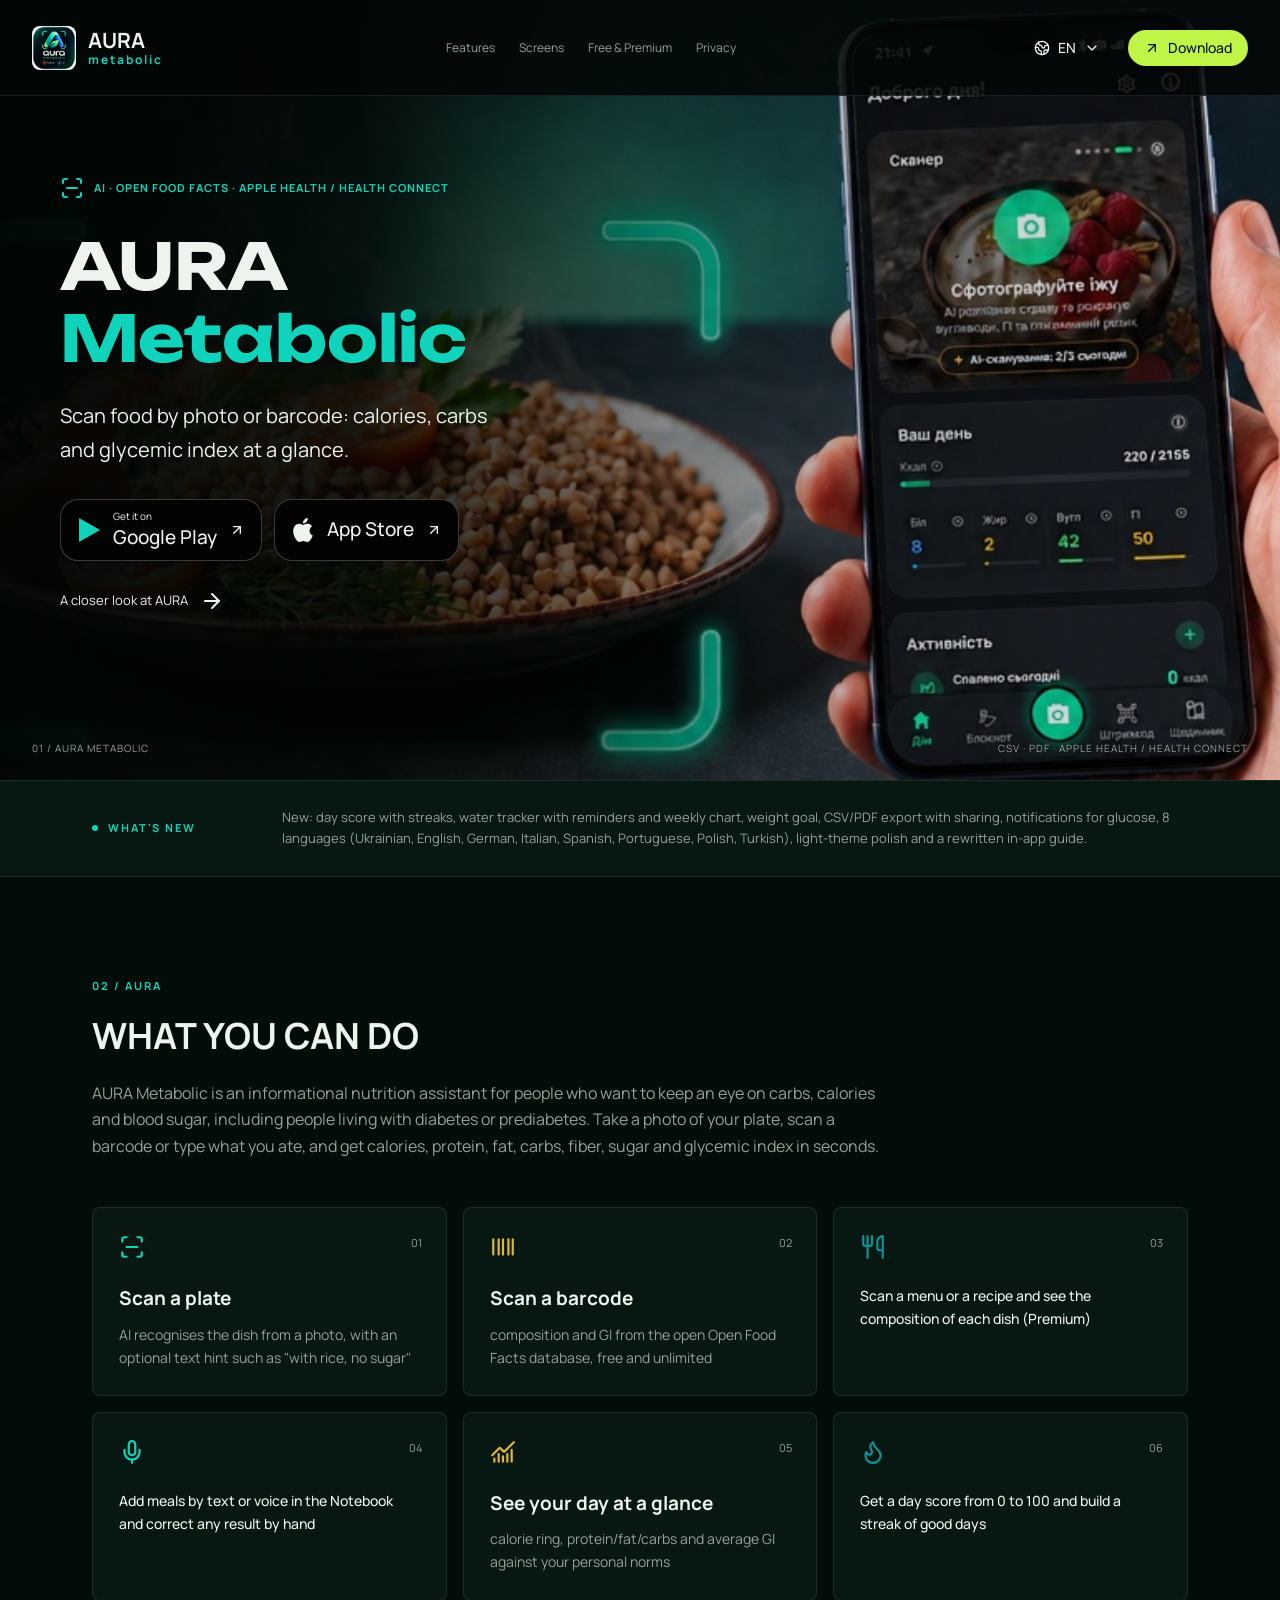
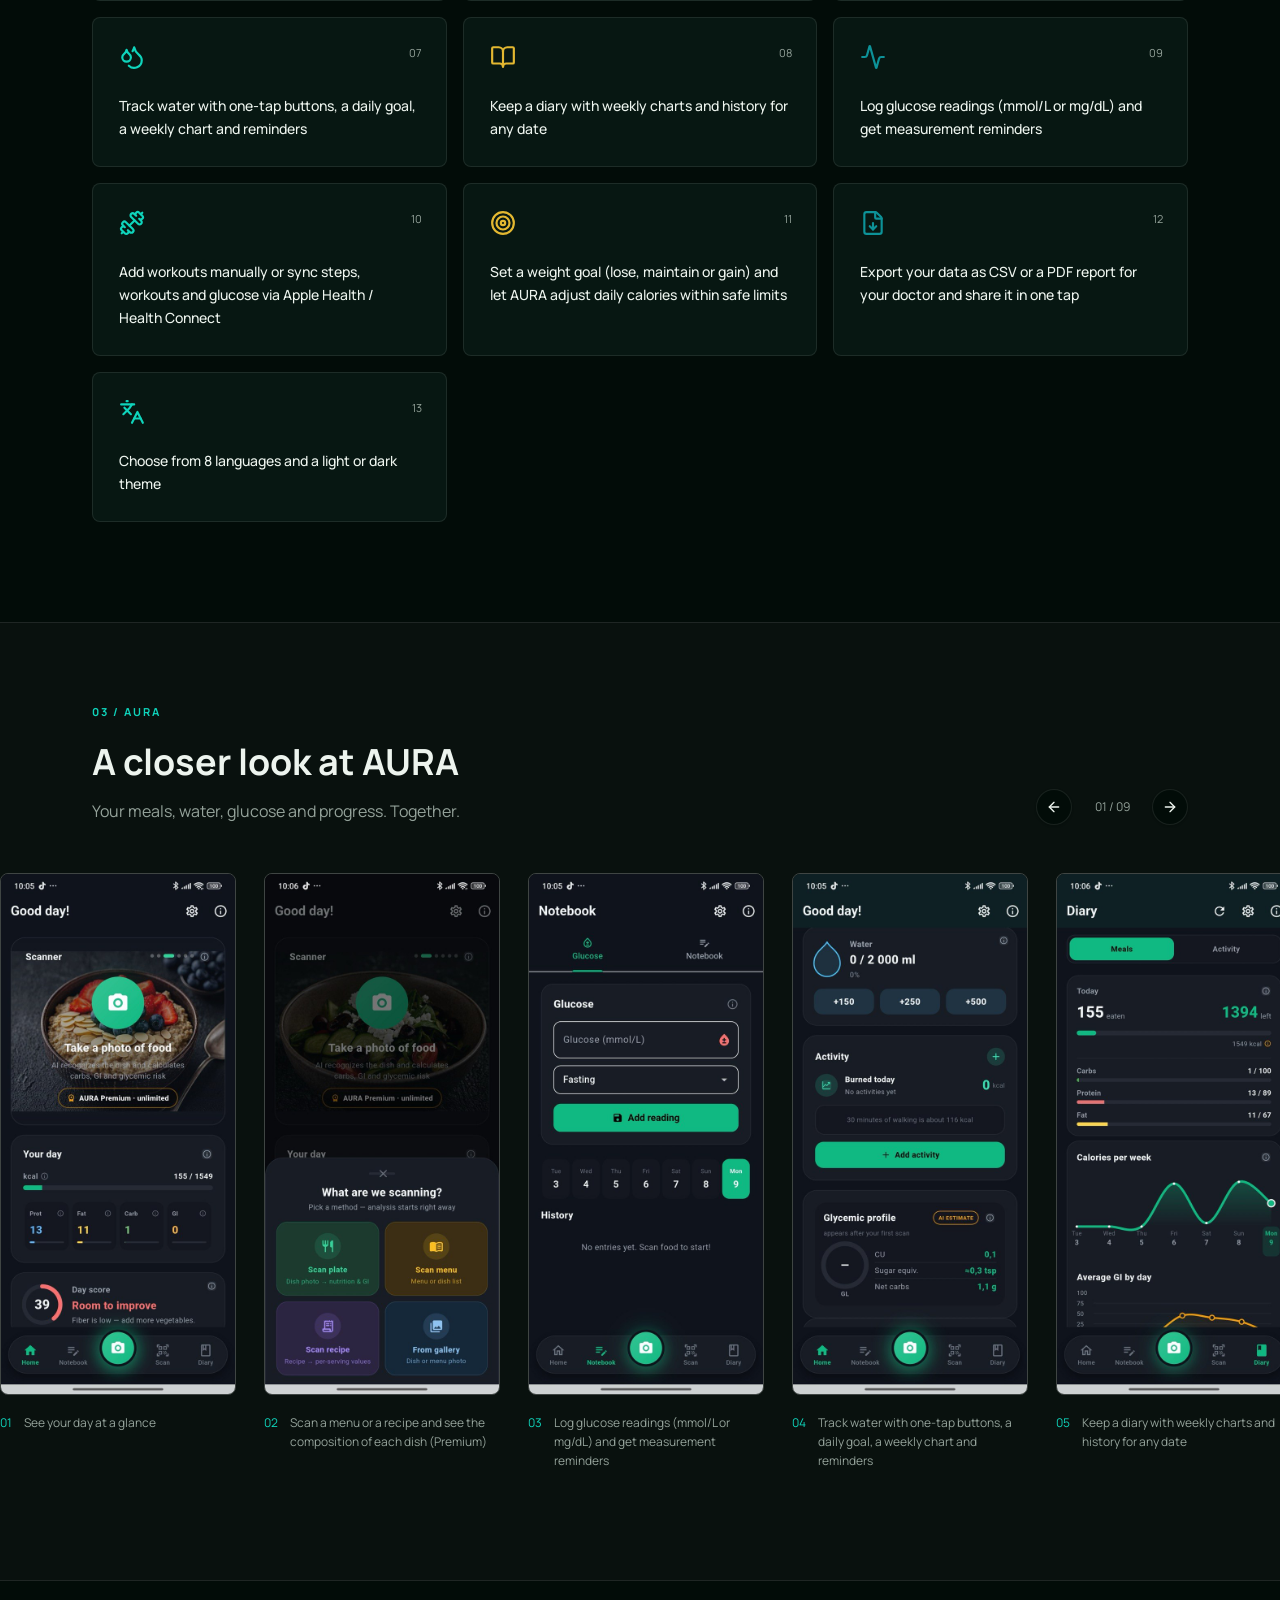
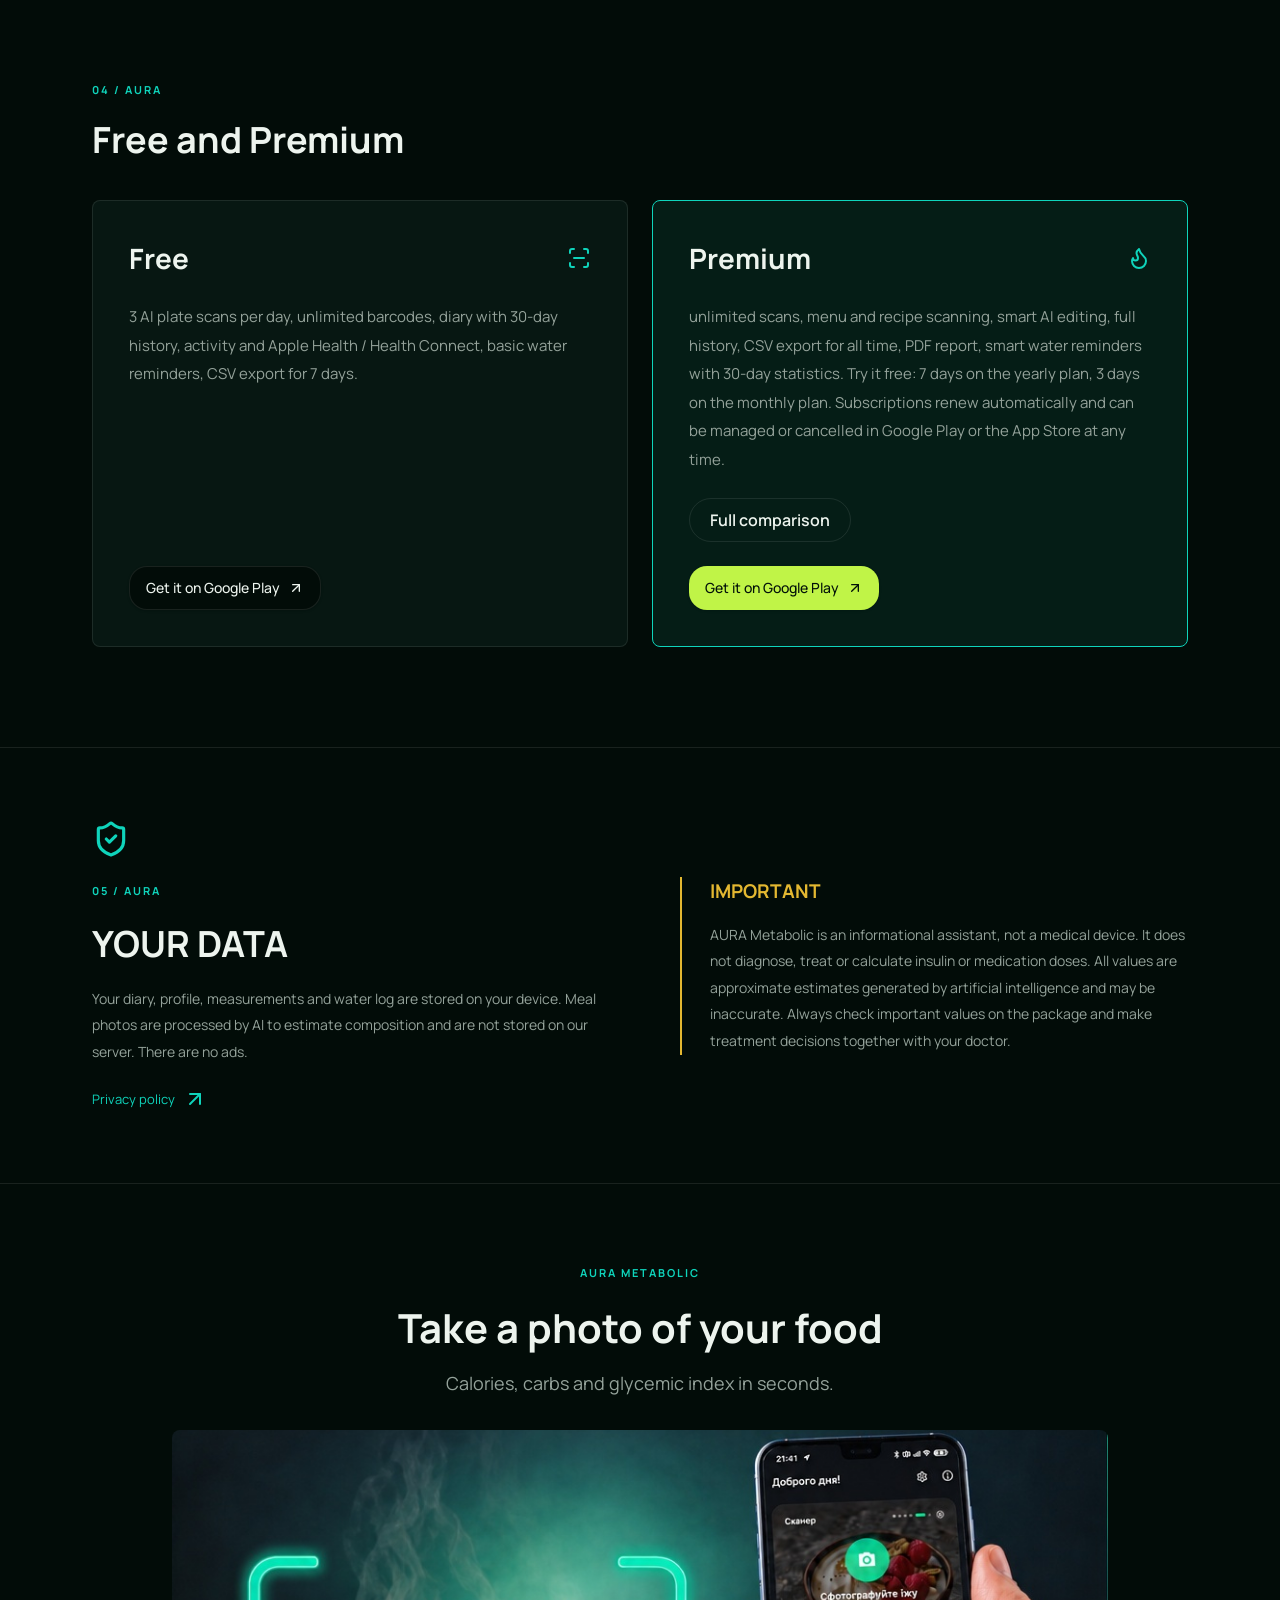
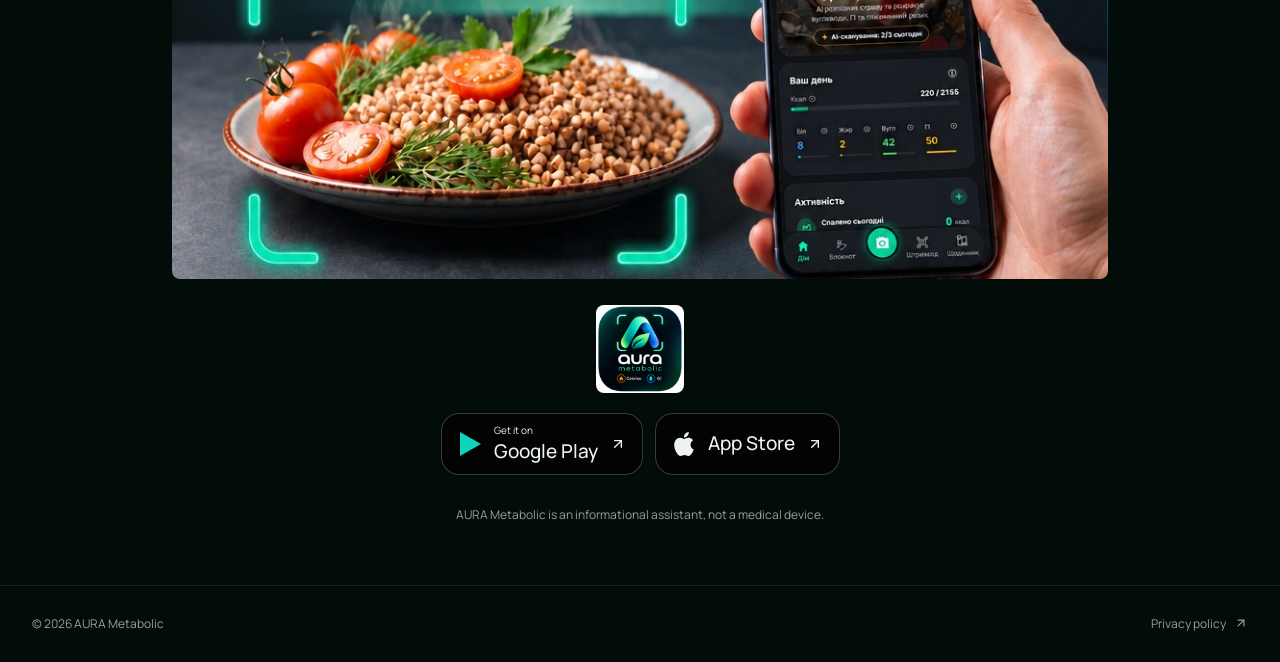
<file: index.html>
<!doctype html>
<html lang="en">
  <head>
    <meta charset="UTF-8" />
    <meta name="viewport" content="width=device-width, initial-scale=1.0" />
    <title>AURA Metabolic — AI food scanner for glucose-aware eating</title>
    <meta name="description" content="AURA Metabolic scans your plate with AI, estimates calories, macros and glycemic index, and helps people tracking glucose eat with confidence." />
    <meta property="og:title" content="AURA Metabolic" />
    <meta property="og:description" content="AI food scanner with glycemic index estimates, diary, and Apple Health / Health Connect sync." />
    <meta property="og:type" content="website" />
    <meta name="twitter:card" content="summary_large_image" />
    <link rel="icon" type="image/png" href="favicon.png" />
    <link rel="preconnect" href="https://fonts.googleapis.com" />
    <link rel="preconnect" href="https://fonts.gstatic.com" crossorigin />
    <link href="https://fonts.googleapis.com/css2?family=Manrope:wght@400;500;700;800&family=Unbounded:wght@500;700&display=swap" rel="stylesheet" />
    <script type="module" crossorigin src="./aura.js"></script>
    <link rel="stylesheet" crossorigin href="./aura.css">
  </head>
  <body>
    <div id="root"></div>
    <script src="store-links.js"></script>
    <script src="aura-compare.js"></script>
  </body>
</html>
</file>
<file: aura.css>
.aura-site{--section-width:1160px;background:var(--background);color:var(--foreground);font-family:var(--font-sans);letter-spacing:0;line-height:1.65}.aura-site *{box-sizing:border-box}.aura-site a{text-decoration:none}.aura-site button{font-family:inherit}.aura-site svg{flex-shrink:0}.aura-site h1,.aura-site h2,.aura-site h3{letter-spacing:0;text-wrap:balance}.aura-site h2{font-size:36px;font-weight:700;line-height:1.25}.aura-site h3{font-size:19px;font-weight:700;line-height:1.5}.aura-site p{color:var(--muted-foreground)}.aura-site section[id]{scroll-margin-top:110px}.aura-site button:focus-visible,.aura-site a:focus-visible{outline:2px solid var(--primary);outline-offset:5px}.section-inner{max-width:var(--section-width);margin:auto;padding-left:32px;padding-right:32px}.eyebrow{letter-spacing:2px;text-transform:uppercase;color:var(--secondary);align-items:center;gap:10px;font-size:11px;font-weight:700;display:flex}.aura-header{z-index:30;border-bottom:1px solid var(--border);background:var(--header-surface);justify-content:space-between;align-items:center;gap:24px;min-height:96px;padding:18px 32px;display:flex;position:absolute;top:0;left:0;right:0}.aura-brand{align-items:center;gap:12px;font-size:21px;font-weight:700;line-height:1.2;display:flex}.aura-brand img{border-radius:8px}.aura-brand small{color:var(--secondary);letter-spacing:2px;font-size:12px;display:block}.desktop-nav{color:var(--muted-foreground);gap:24px;font-size:12px;display:flex}.desktop-nav a:hover{color:var(--foreground)}.header-actions{align-items:center;gap:12px;display:flex}.language-wrap{position:relative}.language-dropdown{background:var(--popover);border:1px solid var(--border);width:200px;box-shadow:var(--menu-shadow);border-radius:8px;flex-direction:column;padding:8px;display:flex;position:absolute;top:48px;right:0}.language-dropdown button{justify-content:space-between}.mobile-toggle{display:none}.aura-hero{min-height:780px;padding:176px 32px 112px;position:relative;overflow:hidden}.hero-scene{object-fit:cover;object-position:center;width:100%;height:100%;position:absolute;inset:0}.hero-shade{background:var(--hero-shade);position:absolute;inset:0}.hero-content{max-width:var(--section-width);z-index:1;margin:auto;position:relative}.hero-content h1{font-family:var(--font-display);margin:30px 0 24px;font-size:64px;font-weight:700;line-height:1.13}.hero-content h1 span{color:var(--secondary)}.hero-offer{max-width:460px;margin-bottom:32px;font-size:20px;line-height:1.7;color:var(--foreground)!important}.hero-content .eyebrow{letter-spacing:1px}.hero-explore{align-items:center;gap:12px;margin-top:28px;font-size:13px;display:inline-flex}.hero-bottom{letter-spacing:1px;text-transform:uppercase;color:var(--muted-foreground);justify-content:space-between;gap:20px;font-size:10px;display:flex;position:absolute;bottom:24px;left:32px;right:32px}.store-links{flex-wrap:wrap;gap:12px;display:flex}.store-badge{background:var(--store-surface);color:var(--foreground);border:1px solid var(--store-border);justify-content:flex-start;gap:12px;height:auto;min-height:62px;padding:10px 16px;font-size:19px;line-height:1.25}.store-badge:hover{background:var(--card)}.store-badge small{white-space:normal;max-width:170px;margin-bottom:4px;font-size:10px;font-weight:400;display:block}.store-badge svg{width:24px;height:28px}.store-badge svg:last-child:not(:first-child){width:16px}.store-badge span{text-align:left}.store-badge .play-symbol{color:var(--secondary)}.store-badge.unavailable{opacity:.55}.news-band{border-block:1px solid var(--border);background:var(--card)}.news-inner{grid-template-columns:160px 1fr;gap:30px;padding-top:26px;padding-bottom:26px;display:grid}.news-inner p{margin:0;font-size:13px}.status-dot{background:var(--secondary);border-radius:50%;width:6px;height:6px}.features-section{padding-top:100px;padding-bottom:100px}.section-heading{max-width:790px}.section-heading h2{text-transform:none;margin:18px 0 22px}.section-heading>p{font-size:16px}.feature-grid{grid-template-columns:repeat(3,minmax(0,1fr));gap:16px;margin-top:48px;display:grid}.feature-item{background:var(--card);border:1px solid var(--border);border-radius:8px;padding:26px;position:relative}.feature-item>svg{color:var(--secondary);width:26px;height:26px;margin-bottom:24px}.feature-number{color:var(--muted-foreground);font-size:11px;position:absolute;top:26px;right:24px}.feature-item h3{margin:0 0 10px}.feature-item p{margin:0;font-size:14px}.feature-full{font-weight:500;color:var(--foreground)!important}.feature-item:nth-child(3n+2)>svg{color:var(--chart-4)}.feature-item:nth-child(3n)>svg{color:var(--chart-3)}.gallery-section{background:var(--gallery-surface);border-block:1px solid var(--border);padding:80px 0;overflow:hidden}.gallery-heading{justify-content:space-between;align-items:flex-end;gap:24px;display:flex}.gallery-heading h2{margin-top:18px}.gallery-heading p{margin-top:14px}.gallery-arrows{flex-shrink:0;align-items:center;gap:14px;display:flex}.gallery-arrows span{color:var(--muted-foreground);text-align:center;min-width:52px;font-size:12px}.screenshot-track{scroll-snap-type:x mandatory;scrollbar-width:thin;scrollbar-color:var(--secondary) var(--background);gap:28px;padding:48px max(32px,50% - 548px) 30px;display:flex;position:relative;overflow:auto}.screen-item{scroll-snap-align:start;flex:0 0 236px;min-width:0}.screen-button{border:1px solid var(--store-border);border-radius:8px;width:100%;height:auto;padding:0;transition:transform .25s;display:block;overflow:hidden}.screen-button:hover{transform:translateY(-5px)}.screen-button img{width:100%;height:auto;display:block}.screen-item figcaption{color:var(--muted-foreground);gap:12px;margin-top:18px;font-size:12px;line-height:1.6;display:flex}.screen-item figcaption span{color:var(--secondary)}.plans-section{padding-top:100px;padding-bottom:100px}.plan-grid{grid-template-columns:1fr 1fr;gap:24px;margin-top:38px;display:grid}.plan-item{border:1px solid var(--border);background:var(--card);border-radius:8px;flex-direction:column;align-items:flex-start;gap:24px;padding:36px;display:flex}.plan-top{justify-content:space-between;align-items:center;width:100%;display:flex}.plan-top h3{font-size:28px}.plan-top svg{color:var(--secondary)}.plan-item p{font-size:15px;line-height:1.9}.plan-item>button,.plan-item>a{white-space:normal;height:auto;min-height:44px;margin-top:auto}.premium-plan{border-color:var(--secondary);background:var(--premium-surface)}.privacy-band{border-block:1px solid var(--border);padding:72px 0}.privacy-grid{grid-template-columns:1fr 1fr;gap:80px;display:grid}.privacy-grid>div>svg{width:38px;height:38px;color:var(--secondary);margin-bottom:24px}.privacy-grid h2{margin:20px 0}.privacy-grid p{font-size:14px;line-height:1.9}.privacy-grid a{color:var(--secondary);align-items:center;gap:8px;margin-top:22px;font-size:13px;display:inline-flex}.medical-note{border-left:2px solid var(--chart-4);align-self:center;padding-left:28px}.medical-note h3{color:var(--chart-4);margin-bottom:16px}.download-section{text-align:center;max-width:1000px;margin:auto;padding:80px 32px 60px}.download-heading .eyebrow{justify-content:center}.download-heading h2{margin:20px 0 16px;font-size:40px}.download-heading p{font-size:18px}.download-scene{aspect-ratio:768/368;object-fit:cover;border-radius:8px;width:100%;margin:32px 0 0;display:block}.download-actions{flex-direction:column;align-items:center;gap:20px;margin-top:26px;display:flex}.download-actions>img{border-radius:8px}.download-actions .store-links{justify-content:center}.download-warning{max-width:720px;margin:30px auto 0;font-size:12px}.aura-footer{border-top:1px solid var(--border);color:var(--muted-foreground);justify-content:space-between;gap:20px;padding:28px 32px;font-size:12px;display:flex}.aura-footer a{gap:8px;display:flex}.aura-footer svg{width:14px;height:18px}.menu-overlay,.lightbox{background:var(--overlay);z-index:60;-webkit-backdrop-filter:blur(8px);backdrop-filter:blur(8px);position:fixed;inset:0}.mobile-drawer{background:var(--popover);flex-direction:column;gap:28px;width:min(88%,360px);padding:24px;display:flex;position:absolute;top:0;bottom:0;right:0;overflow:auto}.drawer-top{justify-content:space-between;align-items:center;font-weight:700;display:flex}.mobile-drawer nav{flex-direction:column;gap:20px;font-size:20px;display:flex}.drawer-languages{grid-template-columns:1fr 1fr;gap:8px;display:grid}.drawer-languages button{font-size:12px}.mobile-drawer>a{white-space:normal;min-height:48px;margin-top:auto}.lightbox{justify-content:center;align-items:center;gap:24px;padding:56px 20px;display:flex}.lightbox img{object-fit:contain;border-radius:8px;max-width:calc(100% - 130px);max-height:85dvh}.lightbox-close{position:absolute;top:20px;right:24px}.lightbox-counter{color:var(--foreground);font-size:12px;position:absolute;bottom:15px}@media (width>=1500px){.aura-hero{min-height:800px}.hero-scene{object-position:center 45%}}@media (width<=1050px){.desktop-nav{gap:14px;font-size:11px}.header-download{display:none}.hero-content h1{font-size:56px}.hero-offer{max-width:390px}.privacy-grid{gap:40px}}@media (width<=760px){.section-inner{padding-left:22px;padding-right:22px}.aura-header{gap:10px;min-height:82px;padding:14px 18px}.aura-brand{gap:8px;font-size:18px}.desktop-nav{display:none}.mobile-toggle{display:inline-flex}.header-actions{gap:2px}.language-wrap>button{padding:8px}.language-wrap>button svg{width:15px}.aura-hero{min-height:760px;padding:124px 22px 270px}.hero-content h1{margin:24px 0 18px;font-size:42px}.hero-content .eyebrow{gap:6px;font-size:9px}.hero-content .eyebrow svg{width:16px}.hero-offer{max-width:440px;margin-bottom:24px;font-size:16px}.hero-scene{object-fit:contain;object-position:center bottom;background:var(--background)}.hero-shade{background:var(--mobile-hero-shade)}.hero-bottom{font-size:9px;bottom:18px;left:22px;right:22px}.hero-bottom span:last-child{display:none}.store-badge{gap:9px;min-height:56px;padding:9px 12px;font-size:16px}.store-badge small{max-width:130px;font-size:9px}.store-badge svg{width:19px}.hero-explore{margin-top:20px;font-size:12px}.news-inner{grid-template-columns:1fr;gap:12px;padding-top:22px;padding-bottom:22px}.aura-site h2{font-size:27px}.features-section,.plans-section{padding-top:64px;padding-bottom:64px}.feature-grid{grid-template-columns:1fr 1fr;gap:12px;margin-top:32px}.feature-item{padding:20px}.feature-item h3{font-size:16px}.feature-item p{font-size:12px}.feature-number{top:20px;right:16px}.feature-item>svg{width:22px;margin-bottom:18px}.section-heading>p{font-size:14px}.gallery-section{padding:58px 0}.gallery-heading{display:block}.gallery-arrows{margin-top:24px}.screenshot-track{gap:18px;padding:32px 22px 22px}.screen-item{flex-basis:218px}.plan-grid{grid-template-columns:1fr;gap:18px}.plan-item{padding:26px}.privacy-grid{grid-template-columns:1fr;gap:40px}.privacy-band{padding:56px 0}.download-section{padding:58px 18px 44px}.download-heading h2{font-size:29px}.download-heading p{font-size:15px}.download-scene{margin-top:24px}.download-actions>img{width:68px;height:68px}.aura-footer{flex-wrap:wrap;padding:24px 18px;font-size:10px}.lightbox{gap:8px;padding:65px 8px}.lightbox img{max-width:calc(100% - 90px)}.lightbox button{width:34px;height:34px}}@media (width<=400px){.feature-grid{grid-template-columns:1fr}.hero-content h1{font-size:36px}.aura-hero{min-height:740px}.hero-content .eyebrow{letter-spacing:0}.hero-content .store-links{gap:8px}.store-badge{padding:8px 10px;font-size:15px}.store-badge>svg:last-child:not(:first-child){display:none}.aura-brand small{font-size:10px}.aura-brand img{width:36px;height:36px}}@media (prefers-reduced-motion:reduce){html{scroll-behavior:auto}.aura-site *{transition:none!important;animation:none!important}}@layer properties{@supports (((-webkit-hyphens:none)) and (not (margin-trim:inline))) or ((-moz-orient:inline) and (not (color:rgb(from red r g b)))){*,:before,:after,::backdrop{--tw-border-style:solid;--tw-font-weight:initial;--tw-shadow:0 0 #0000;--tw-shadow-color:initial;--tw-shadow-alpha:100%;--tw-inset-shadow:0 0 #0000;--tw-inset-shadow-color:initial;--tw-inset-shadow-alpha:100%;--tw-ring-color:initial;--tw-ring-shadow:0 0 #0000;--tw-inset-ring-color:initial;--tw-inset-ring-shadow:0 0 #0000;--tw-ring-inset:initial;--tw-ring-offset-width:0px;--tw-ring-offset-color:#fff;--tw-ring-offset-shadow:0 0 #0000;--tw-outline-style:solid}}}@layer theme{:root,:host{--font-sans:"Manrope", sans-serif;--font-mono:ui-monospace, SFMono-Regular, Menlo, Monaco, Consolas, "Liberation Mono", "Courier New", monospace;--spacing:.25rem;--text-xs:.75rem;--text-xs--line-height:calc(1 / .75);--text-sm:.875rem;--text-sm--line-height:calc(1.25 / .875);--font-weight-medium:500;--default-transition-duration:.15s;--default-transition-timing-function:cubic-bezier(.4, 0, .2, 1);--default-font-family:"Manrope", sans-serif;--default-mono-font-family:var(--font-mono);--font-display:"Unbounded", sans-serif}}@layer base{*,:after,:before,::backdrop{box-sizing:border-box;border:0 solid;margin:0;padding:0}::file-selector-button{box-sizing:border-box;border:0 solid;margin:0;padding:0}html,:host{-webkit-text-size-adjust:100%;tab-size:4;line-height:1.5;font-family:var(--default-font-family,-apple-system, BlinkMacSystemFont, "Segoe UI", Roboto, "Helvetica Neue", "Noto Sans", Arial, sans-serif, "Apple Color Emoji", "Segoe UI Emoji", "Segoe UI Symbol", "Noto Color Emoji");font-feature-settings:var(--default-font-feature-settings,normal);font-variation-settings:var(--default-font-variation-settings,normal);-webkit-tap-highlight-color:transparent}hr{height:0;color:inherit;border-top-width:1px}abbr:where([title]){-webkit-text-decoration:underline dotted;text-decoration:underline dotted}h1,h2,h3,h4,h5,h6{font-size:inherit;font-weight:inherit}a{color:inherit;-webkit-text-decoration:inherit;-webkit-text-decoration:inherit;-webkit-text-decoration:inherit;-webkit-text-decoration:inherit;text-decoration:inherit}b,strong{font-weight:bolder}code,kbd,samp,pre{font-family:var(--default-mono-font-family,ui-monospace, SFMono-Regular, Menlo, Monaco, Consolas, "Liberation Mono", "Courier New", monospace);font-feature-settings:var(--default-mono-font-feature-settings,normal);font-variation-settings:var(--default-mono-font-variation-settings,normal);font-size:1em}small{font-size:80%}sub,sup{vertical-align:baseline;font-size:75%;line-height:0;position:relative}sub{bottom:-.25em}sup{top:-.5em}table{text-indent:0;border-color:inherit;border-collapse:collapse}:-moz-focusring:where(:not(iframe)){outline:auto}progress{vertical-align:baseline}summary{display:list-item}ol,ul,menu{list-style:none}img,svg,video,canvas,audio,iframe,embed,object{vertical-align:middle;display:block}img,video{max-width:100%;height:auto}button,input,select,optgroup,textarea{font:inherit;font-feature-settings:inherit;font-variation-settings:inherit;letter-spacing:inherit;color:inherit;opacity:1;background-color:#0000;border-radius:0}::file-selector-button{font:inherit;font-feature-settings:inherit;font-variation-settings:inherit;letter-spacing:inherit;color:inherit;opacity:1;background-color:#0000;border-radius:0}:where(select:is([multiple],[size])) optgroup{font-weight:bolder}:where(select:is([multiple],[size])) optgroup option{padding-inline-start:20px}::file-selector-button{margin-inline-end:4px}::placeholder{opacity:1}@supports (not ((-webkit-appearance:-apple-pay-button))) or (contain-intrinsic-size:1px){::placeholder{color:currentColor}@supports (color:color-mix(in lab, red, red)){::placeholder{color:color-mix(in oklab, currentcolor 50%, transparent)}}}textarea{resize:vertical}::-webkit-search-decoration{-webkit-appearance:none}::-webkit-date-and-time-value{min-height:1lh;text-align:inherit}::-webkit-datetime-edit{display:inline-flex}::-webkit-datetime-edit-fields-wrapper{padding:0}::-webkit-datetime-edit{padding-block:0}::-webkit-datetime-edit-year-field{padding-block:0}::-webkit-datetime-edit-month-field{padding-block:0}::-webkit-datetime-edit-day-field{padding-block:0}::-webkit-datetime-edit-hour-field{padding-block:0}::-webkit-datetime-edit-minute-field{padding-block:0}::-webkit-datetime-edit-second-field{padding-block:0}::-webkit-datetime-edit-millisecond-field{padding-block:0}::-webkit-datetime-edit-meridiem-field{padding-block:0}::-webkit-calendar-picker-indicator{line-height:1}:-moz-ui-invalid{box-shadow:none}button,input:where([type=button],[type=reset],[type=submit]){appearance:button}::file-selector-button{appearance:button}::-webkit-inner-spin-button{height:auto}::-webkit-outer-spin-button{height:auto}[hidden]:where(:not([hidden=until-found])){display:none!important}}@layer components;@layer utilities{.hidden{display:none}.inline-flex{display:inline-flex}.h-8{height:calc(var(--spacing) * 8)}.h-9{height:calc(var(--spacing) * 9)}.h-10{height:calc(var(--spacing) * 10)}.w-9{width:calc(var(--spacing) * 9)}.cursor-pointer{cursor:pointer}.items-center{align-items:center}.justify-center{justify-content:center}.gap-2{gap:calc(var(--spacing) * 2)}.rounded-md{border-radius:calc(var(--radius) - 2px)}.border{border-style:var(--tw-border-style);border-width:1px}.border-input{border-color:var(--input)}.bg-background{background-color:var(--background)}.bg-destructive{background-color:var(--destructive)}.bg-primary{background-color:var(--primary)}.bg-secondary{background-color:var(--secondary)}.px-3{padding-inline:calc(var(--spacing) * 3)}.px-4{padding-inline:calc(var(--spacing) * 4)}.px-8{padding-inline:calc(var(--spacing) * 8)}.py-2{padding-block:calc(var(--spacing) * 2)}.text-sm{font-size:var(--text-sm);line-height:var(--tw-leading,var(--text-sm--line-height))}.text-xs{font-size:var(--text-xs);line-height:var(--tw-leading,var(--text-xs--line-height))}.font-medium{--tw-font-weight:var(--font-weight-medium);font-weight:var(--font-weight-medium)}.whitespace-nowrap{white-space:nowrap}.text-destructive-foreground{color:var(--destructive-foreground)}.text-primary{color:var(--primary)}.text-primary-foreground{color:var(--primary-foreground)}.text-secondary-foreground{color:var(--secondary-foreground)}.underline-offset-4{text-underline-offset:4px}.shadow,.shadow-sm{--tw-shadow:0 1px 3px 0 var(--tw-shadow-color,#0000001a), 0 1px 2px -1px var(--tw-shadow-color,#0000001a);box-shadow:var(--tw-inset-shadow), var(--tw-inset-ring-shadow), var(--tw-ring-offset-shadow), var(--tw-ring-shadow), var(--tw-shadow)}.outline{outline-style:var(--tw-outline-style);outline-width:1px}.transition-colors{transition-property:color,background-color,border-color,outline-color,text-decoration-color,fill,stroke,--tw-gradient-from,--tw-gradient-via,--tw-gradient-to;transition-timing-function:var(--tw-ease,var(--default-transition-timing-function));transition-duration:var(--tw-duration,var(--default-transition-duration))}@media (hover:hover){.hover\:bg-accent:hover{background-color:var(--accent)}.hover\:bg-destructive\/90:hover{background-color:var(--destructive)}@supports (color:color-mix(in lab, red, red)){.hover\:bg-destructive\/90:hover{background-color:color-mix(in oklab, var(--destructive) 90%, transparent)}}.hover\:bg-primary\/90:hover{background-color:var(--primary)}@supports (color:color-mix(in lab, red, red)){.hover\:bg-primary\/90:hover{background-color:color-mix(in oklab, var(--primary) 90%, transparent)}}.hover\:bg-secondary\/80:hover{background-color:var(--secondary)}@supports (color:color-mix(in lab, red, red)){.hover\:bg-secondary\/80:hover{background-color:color-mix(in oklab, var(--secondary) 80%, transparent)}}.hover\:text-accent-foreground:hover{color:var(--accent-foreground)}.hover\:underline:hover{text-decoration-line:underline}}.focus-visible\:ring-1:focus-visible{--tw-ring-shadow:var(--tw-ring-inset,) 0 0 0 calc(1px + var(--tw-ring-offset-width)) var(--tw-ring-color,currentcolor);box-shadow:var(--tw-inset-shadow), var(--tw-inset-ring-shadow), var(--tw-ring-offset-shadow), var(--tw-ring-shadow), var(--tw-shadow)}.focus-visible\:ring-ring:focus-visible{--tw-ring-color:var(--ring)}.focus-visible\:outline-none:focus-visible{--tw-outline-style:none;outline-style:none}.disabled\:pointer-events-none:disabled{pointer-events:none}.disabled\:cursor-not-allowed:disabled{cursor:not-allowed}.disabled\:opacity-50:disabled{opacity:.5}.\[\&_svg\]\:pointer-events-none svg{pointer-events:none}.\[\&_svg\]\:size-4 svg{width:calc(var(--spacing) * 4);height:calc(var(--spacing) * 4)}.\[\&_svg\]\:shrink-0 svg{flex-shrink:0}}:root{--radius:1.25rem;--background:oklch(14% .02 170);--foreground:oklch(96% .01 150);--card:oklch(19% .025 170);--card-foreground:oklch(96% .01 150);--popover:oklch(19% .025 170);--popover-foreground:oklch(96% .01 150);--primary:oklch(90% .2 125);--primary-foreground:oklch(16% .03 160);--secondary:oklch(78% .14 180);--secondary-foreground:oklch(16% .03 160);--muted:oklch(22% .02 170);--muted-foreground:oklch(70% .02 160);--accent:oklch(78% .14 180);--accent-foreground:oklch(16% .03 160);--destructive:oklch(65% .22 27);--destructive-foreground:oklch(98% 0 0);--border:oklch(100% 0 0/.09);--input:oklch(100% 0 0/.12);--ring:oklch(90% .2 125);--chart-3:oklch(60% .1 200);--chart-4:oklch(80% .15 90);--header-surface:oklch(12% .012 170/.85);--store-surface:oklch(9% .005 170);--store-border:oklch(100% 0 0/.22);--gallery-surface:oklch(17% .014 170);--premium-surface:oklch(21% .034 170);--overlay:oklch(7% .005 170/.94);--menu-shadow:0 16px 50px oklch(0% 0 0/.45);--hero-shade:linear-gradient(90deg, oklch(10% .015 170/.98) 0%, oklch(10% .015 170/.9) 28%, oklch(10% .015 170/.25) 64%, oklch(10% .015 170/.05) 100%);--mobile-hero-shade:linear-gradient(180deg, var(--background) 0%, var(--background) 49%, oklch(14% .02 170/.2) 73%, oklch(14% .02 170/.05) 100%)}*{border-color:var(--border)}html{scroll-behavior:smooth}body{background-color:var(--background);color:var(--foreground);font-family:var(--font-sans);margin:0}@property --tw-border-style{syntax:"*";inherits:false;initial-value:solid}@property --tw-font-weight{syntax:"*";inherits:false}@property --tw-shadow{syntax:"*";inherits:false;initial-value:0 0 #0000}@property --tw-shadow-color{syntax:"*";inherits:false}@property --tw-shadow-alpha{syntax:"<percentage>";inherits:false;initial-value:100%}@property --tw-inset-shadow{syntax:"*";inherits:false;initial-value:0 0 #0000}@property --tw-inset-shadow-color{syntax:"*";inherits:false}@property --tw-inset-shadow-alpha{syntax:"<percentage>";inherits:false;initial-value:100%}@property --tw-ring-color{syntax:"*";inherits:false}@property --tw-ring-shadow{syntax:"*";inherits:false;initial-value:0 0 #0000}@property --tw-inset-ring-color{syntax:"*";inherits:false}@property --tw-inset-ring-shadow{syntax:"*";inherits:false;initial-value:0 0 #0000}@property --tw-ring-inset{syntax:"*";inherits:false}@property --tw-ring-offset-width{syntax:"<length>";inherits:false;initial-value:0}@property --tw-ring-offset-color{syntax:"*";inherits:false;initial-value:#fff}@property --tw-ring-offset-shadow{syntax:"*";inherits:false;initial-value:0 0 #0000}@property --tw-outline-style{syntax:"*";inherits:false;initial-value:solid}

.acx-ov{position:fixed;inset:0;z-index:9999;display:none;align-items:flex-start;justify-content:center;background:rgba(2,10,8,.78);backdrop-filter:blur(6px);overflow-y:auto;padding:0 16px 16px}
.acx-ov.acx-open{display:flex}
.acx{--acx-bg:var(--card,#0b231e);--acx-line:var(--border,#1c3a33);--acx-fg:var(--foreground,#e8f3ef);--acx-mut:var(--muted-foreground,#92aca5);--acx-teal:oklch(82% .14 175);--acx-lime:var(--primary,#b9e23d);
 width:100%;max-width:860px;margin:max(16px,env(safe-area-inset-top,0px)) auto 16px;background:var(--acx-bg);color:var(--acx-fg);border:1px solid var(--acx-line);border-radius:22px;font:16px/1.55 Manrope,system-ui,-apple-system,Segoe UI,sans-serif;box-shadow:0 30px 80px rgba(0,0,0,.5)}
.acx *{box-sizing:border-box}
.acx-hd{position:sticky;top:0;z-index:2;display:grid;grid-template-columns:minmax(0,1fr) 130px 130px;gap:8px;align-items:center;padding:18px 20px 12px;background:var(--acx-bg);border-radius:22px 22px 0 0;border-bottom:1px solid var(--acx-line)}
.acx-hd h2{margin:0;font-size:20px;line-height:1.2;grid-column:1/-1;grid-row:1;padding-right:44px;margin-bottom:6px}
.acx-x{position:absolute;top:14px;right:14px;width:36px;height:36px;border:1px solid var(--acx-line);border-radius:50%;background:transparent;color:var(--acx-fg);font-size:20px;cursor:pointer;line-height:1}
.acx-x:hover{border-color:var(--acx-teal)}
.acx-col{font-weight:700;font-size:14px;text-align:center;padding:6px 0;border-radius:999px;grid-row:2}
.acx-col.f{grid-column:2;border:1px solid var(--acx-line)}
.acx-col.p{grid-column:3;background:var(--acx-lime);color:#10200a}
.acx-bd{padding:4px 20px 8px}
.acx-g{margin:22px 0 6px;font-size:12px;letter-spacing:.12em;text-transform:uppercase;color:var(--acx-teal);font-weight:700}
.acx-r{display:grid;grid-template-columns:minmax(0,1fr) 130px 130px;gap:8px;align-items:center;padding:11px 0;border-bottom:1px solid var(--acx-line)}
.acx-r:last-of-type{border-bottom:0}
.acx-l{min-width:0;overflow-wrap:break-word;hyphens:auto}
.acx-v{font-size:13px;line-height:1.35;text-align:center;color:var(--acx-mut);min-width:0;overflow-wrap:anywhere}
.acx-v.y{color:var(--acx-teal);font-size:18px;font-weight:700}
.acx-v.n{color:#4c6861}
.acx-v.p{color:var(--acx-fg)}
.acx-ft{margin:0;padding:14px 20px 22px;font-size:13px;color:var(--acx-mut);border-top:1px solid var(--acx-line)}
@media (max-width:560px){
 .acx-hd,.acx-r{grid-template-columns:minmax(0,1fr) 78px 78px}
 .acx-hd{padding:16px 16px 10px}.acx-bd{padding:4px 16px 8px}.acx-ft{padding:14px 16px 20px}
 .acx-hd h2{font-size:18px}.acx-v{font-size:12px}
}
@media (prefers-reduced-motion:no-preference){.acx-ov.acx-open .acx{animation:acxin .22s ease-out}@keyframes acxin{from{opacity:0;transform:translateY(12px)}to{opacity:1;transform:none}}}
.acx button:focus-visible{outline:2px solid var(--acx-lime);outline-offset:2px}

.plan-item>button.plan-more{margin-top:auto;border:1px solid var(--border);background:transparent;color:var(--foreground);border-radius:999px;padding:0 20px;min-height:44px;font-weight:600;cursor:pointer;transition:border-color .2s}
.plan-item>button.plan-more:hover{border-color:var(--primary)}
.plan-item>button.plan-more+a{margin-top:0}
</file>
